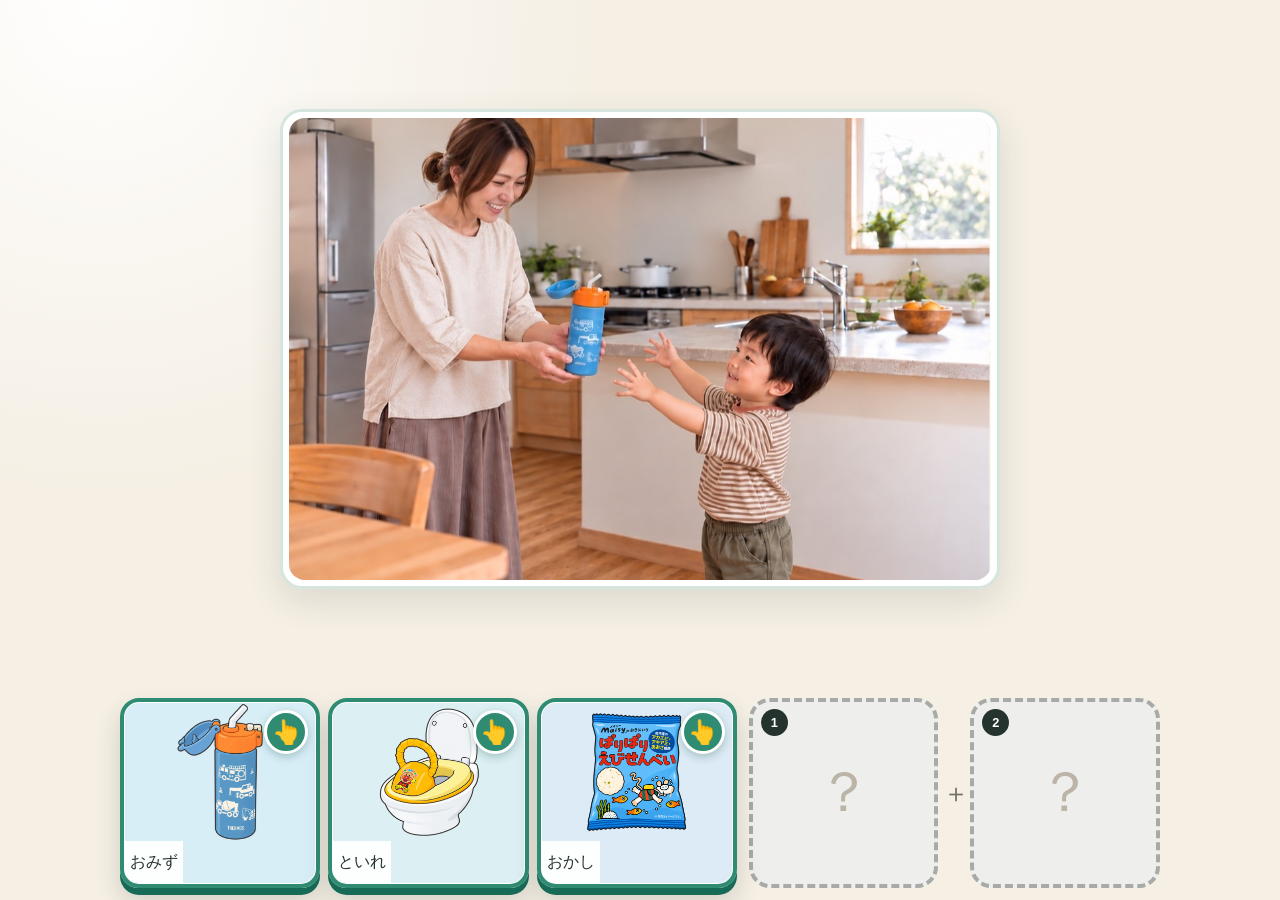
<file: index.html>
<!doctype html>
<html lang="ja">
  <head>
    <meta charset="UTF-8" />
    <meta name="viewport" content="width=device-width, initial-scale=1, minimum-scale=1, maximum-scale=1, user-scalable=no, viewport-fit=cover" />
    <meta name="theme-color" content="#f5efe4" />
    <meta name="apple-mobile-web-app-capable" content="yes" />
    <meta name="apple-mobile-web-app-status-bar-style" content="default" />
    <meta name="apple-mobile-web-app-title" content="にごげーむ" />
    <meta name="format-detection" content="telephone=no" />
    <link rel="manifest" href="./manifest.webmanifest" />
    <link rel="icon" type="image/png" href="./icons/icon-192.png" />
    <link rel="apple-touch-icon" href="./icons/icon-180.png" />
    <link rel="stylesheet" href="./styles.css?v=68" />
    <title>にごげーむ</title>
  </head>
  <body>
    <div class="app-shell">
      <main>
        <section class="story-card" aria-labelledby="scene-description">
          <div id="scene-frame" class="scene-frame">
            <img id="scene-image" class="scene-image" src="" alt="" />
          </div>
          <p id="scene-description" class="visually-hidden"></p>
        </section>

        <section class="sentence-area">
          <div class="sentence-strip" aria-label="選んだ二つのカード">
            <div id="first-slot" class="word-slot empty">
              <span class="slot-number">1</span><span class="slot-placeholder" aria-hidden="true">？</span>
            </div>
            <span class="sentence-arrow" aria-hidden="true">＋</span>
            <div id="second-slot" class="word-slot empty">
              <span class="slot-number">2</span><span class="slot-placeholder" aria-hidden="true">？</span>
            </div>
          </div>
        </section>

        <section id="choices-area" class="choices-area" aria-labelledby="choice-title">
          <p id="choice-title" class="choice-title"><span aria-hidden="true">1　👇</span></p>
          <div id="choice-grid" class="choice-grid"></div>
        </section>

      </main>
    </div>

    <div id="celebration" class="celebration" hidden aria-live="assertive" aria-atomic="true">
      <div class="confetti" aria-hidden="true">
        <i></i><i></i><i></i><i></i><i></i><i></i><i></i><i></i>
        <i></i><i></i><i></i><i></i><i></i><i></i><i></i><i></i>
      </div>
    </div>
    <div id="toast" class="toast" role="status" aria-live="polite" hidden></div>
    <script src="./app.js?v=68" defer></script>
  </body>
</html>
</file>
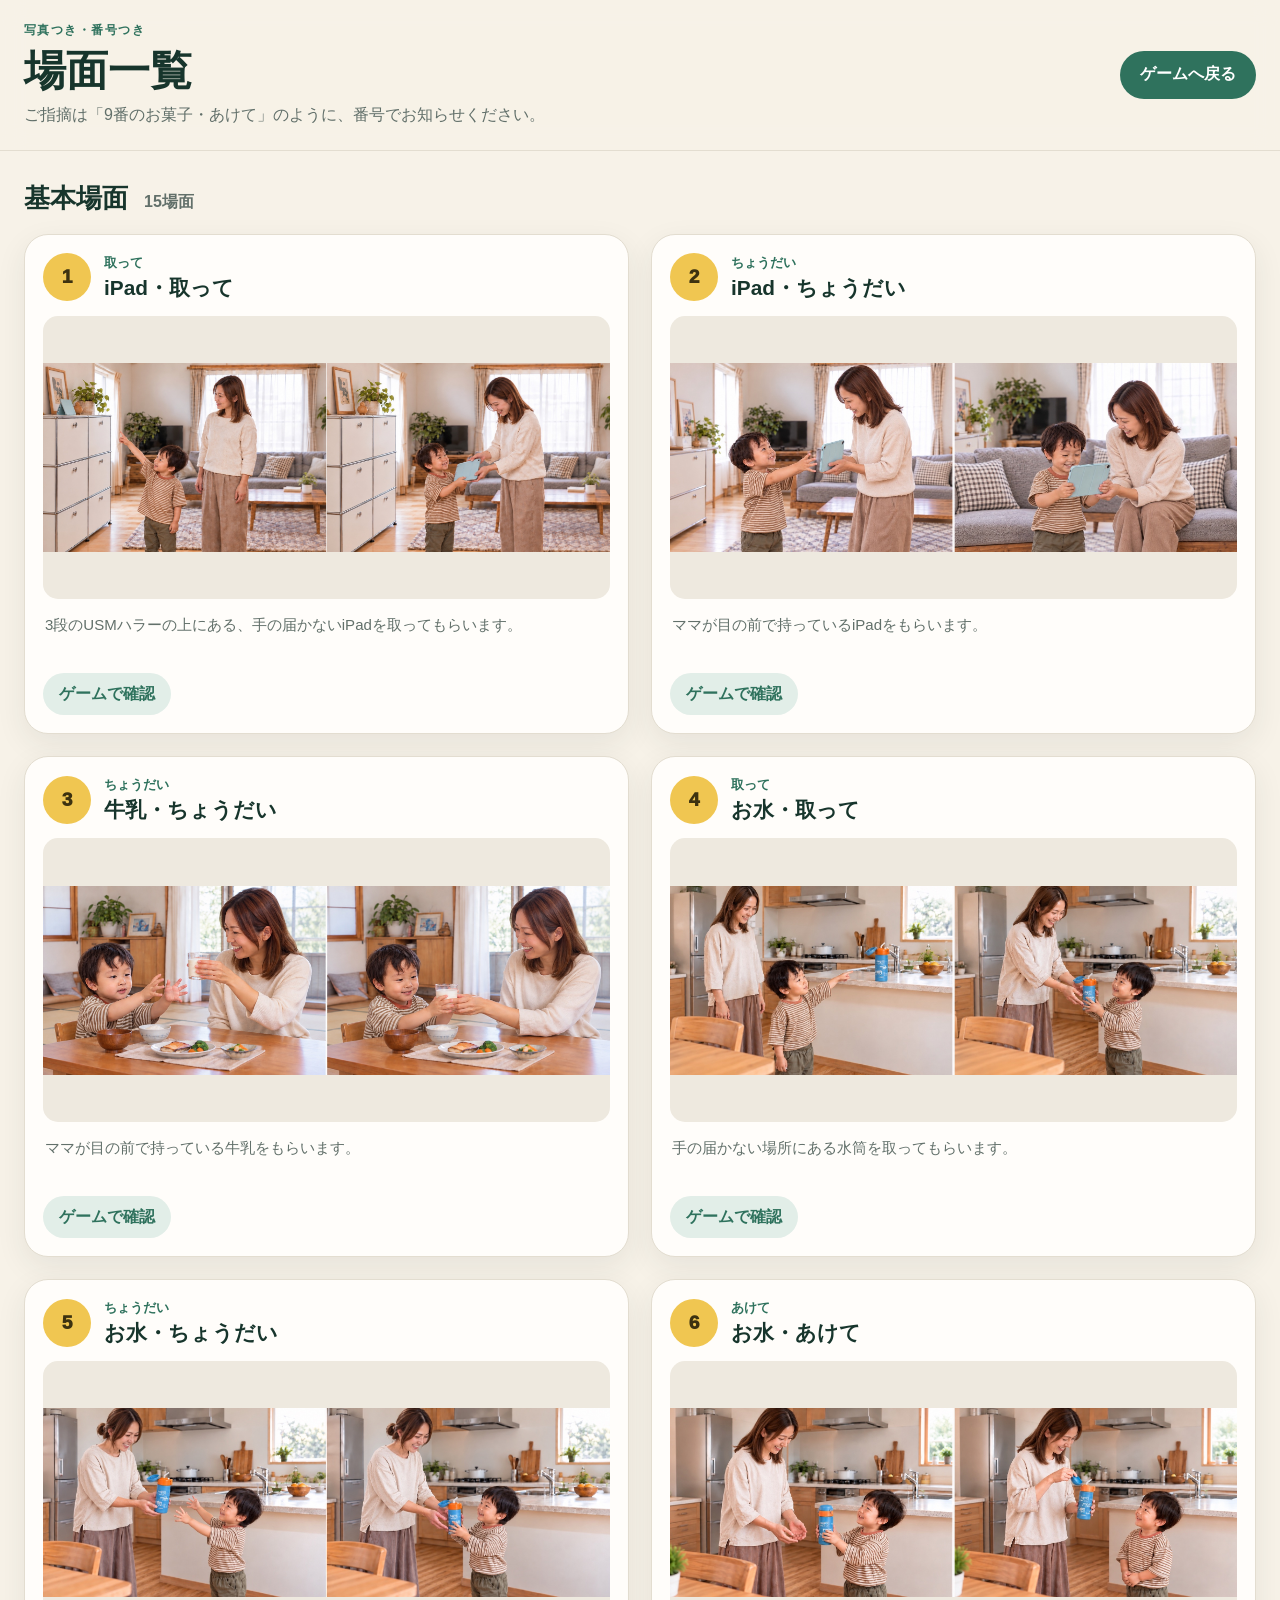
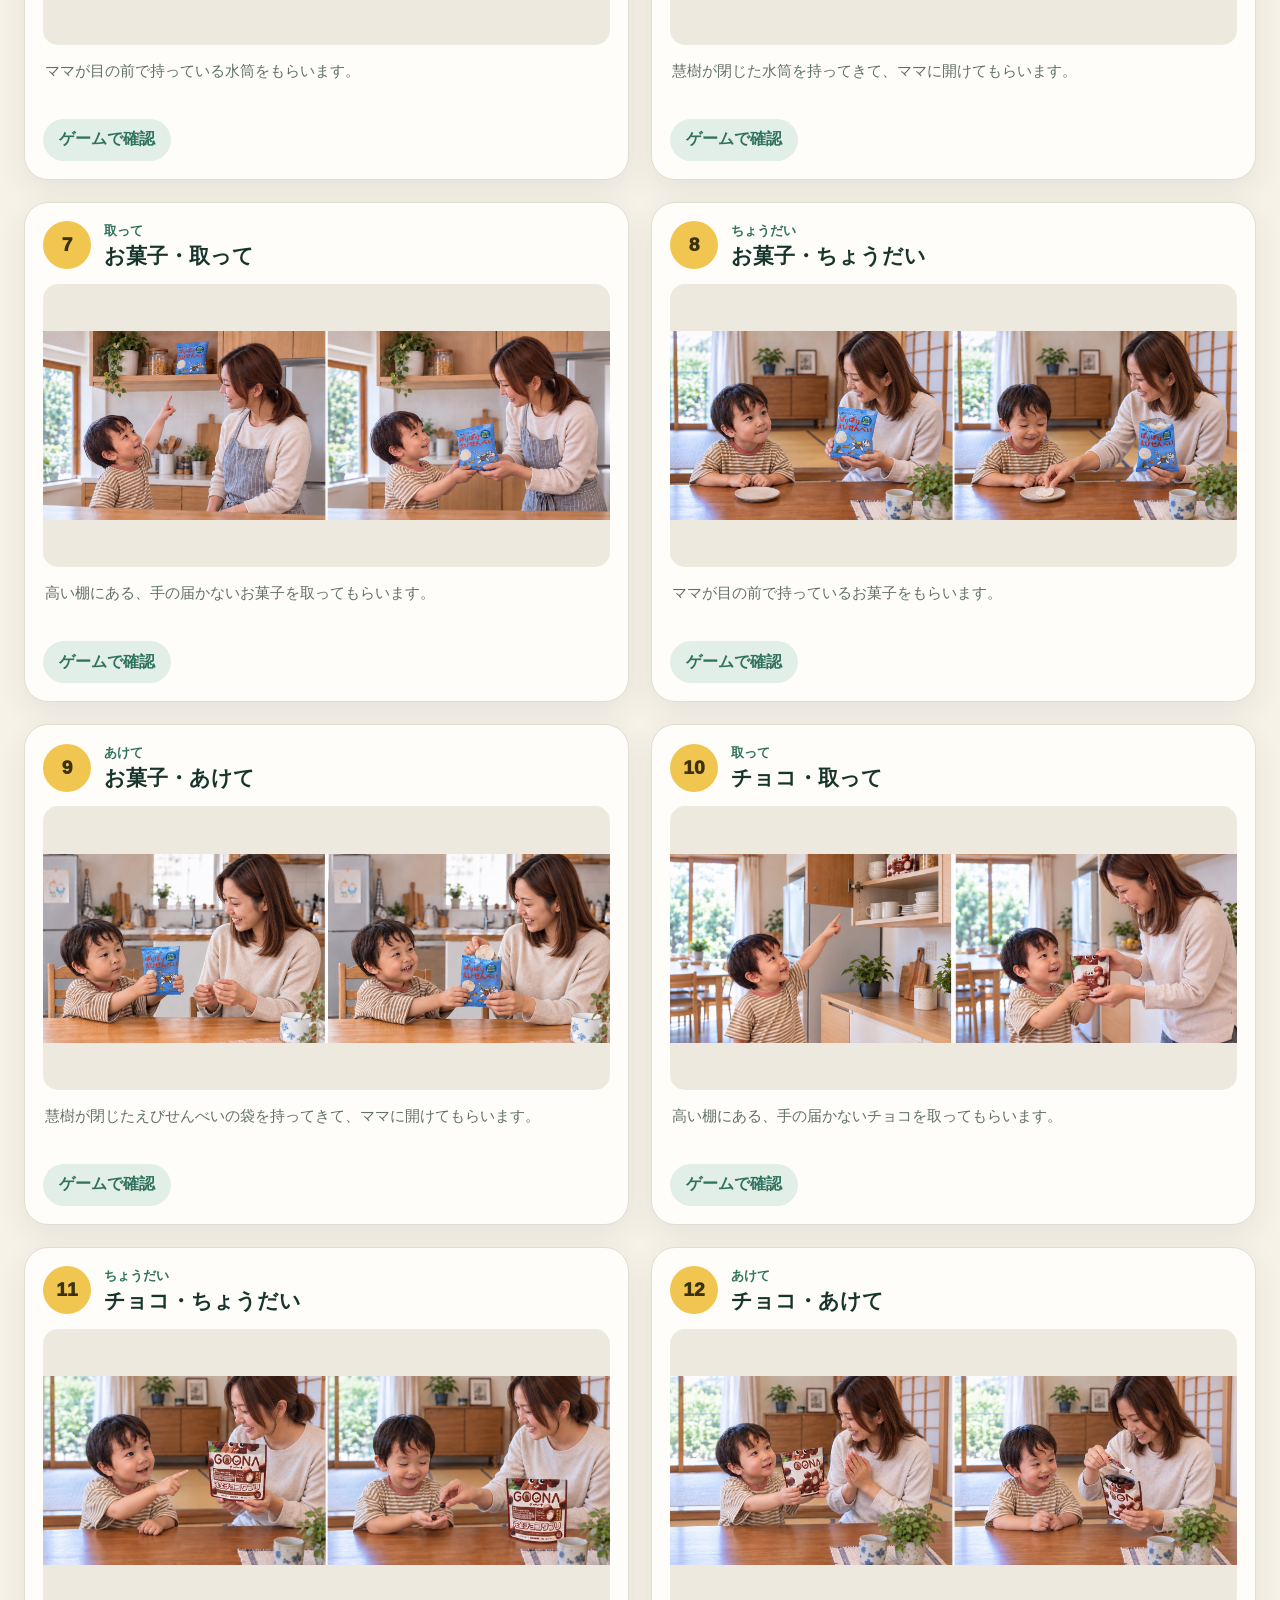
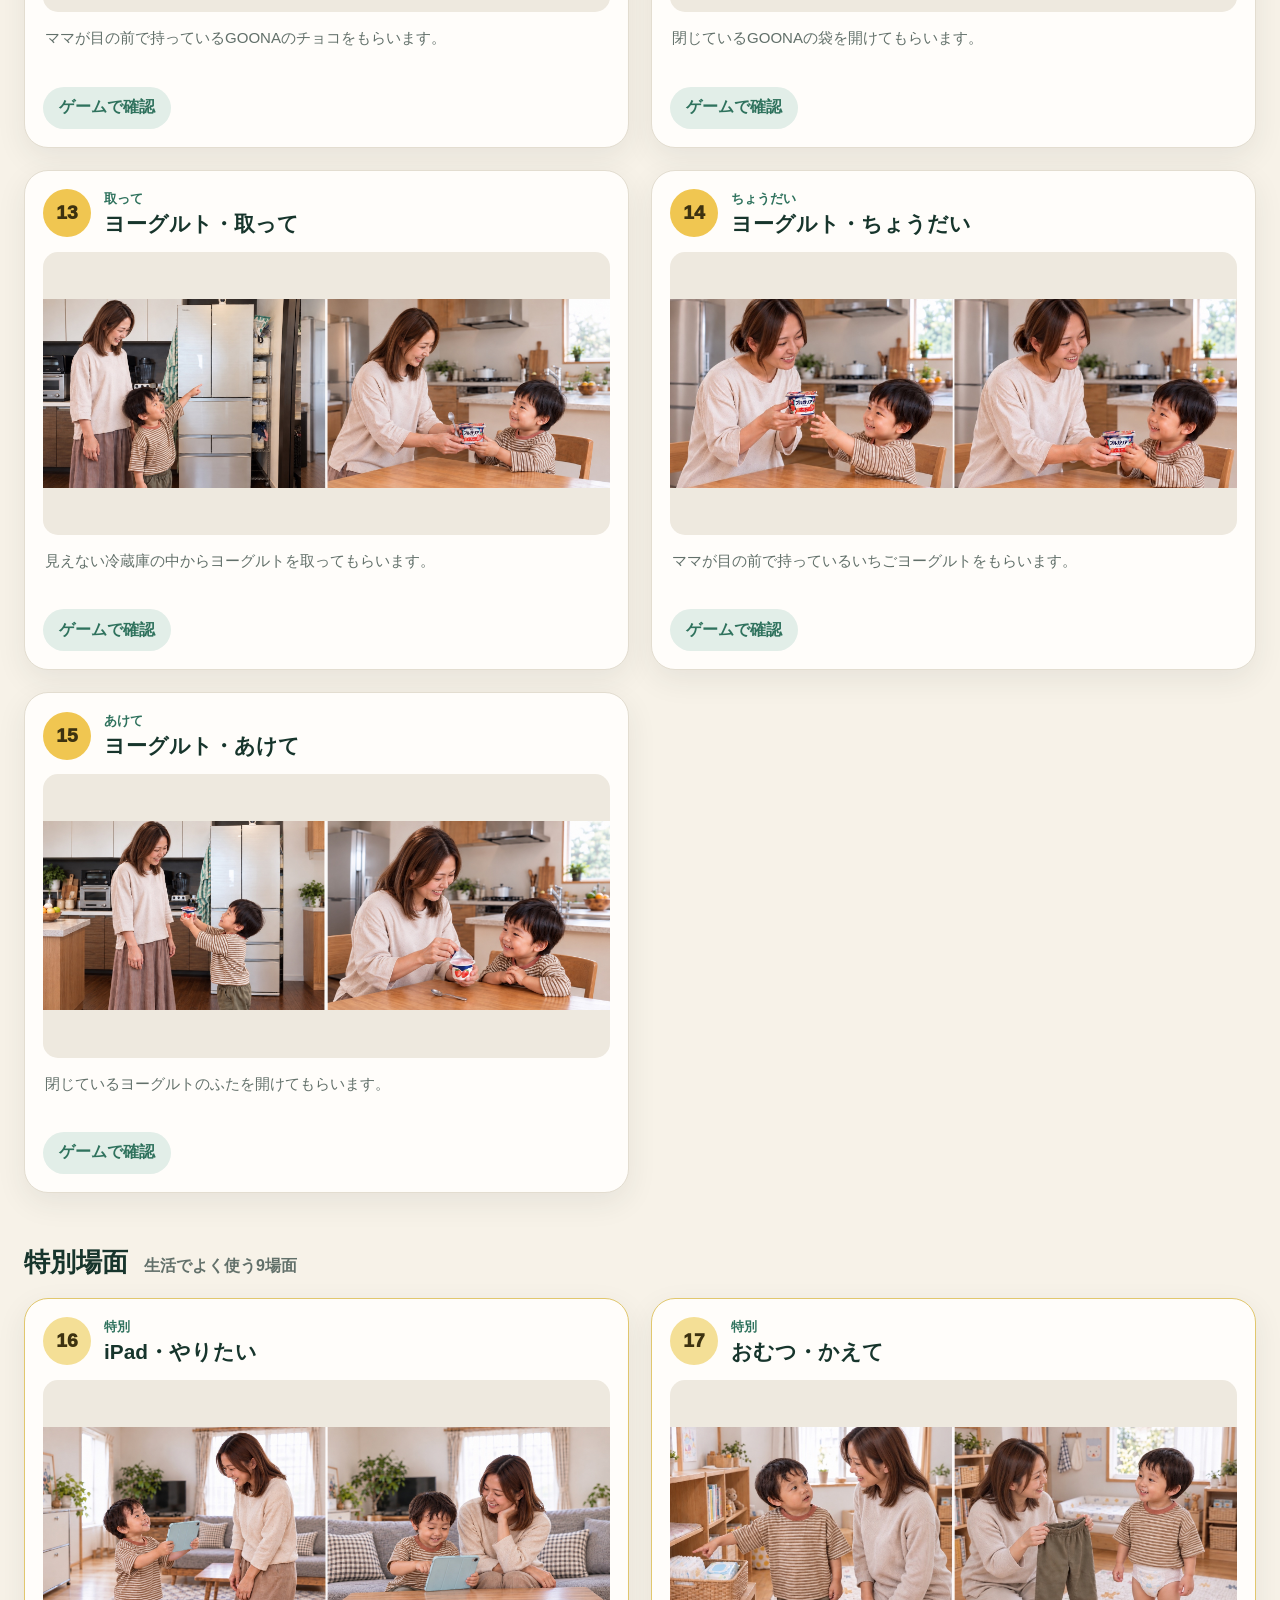
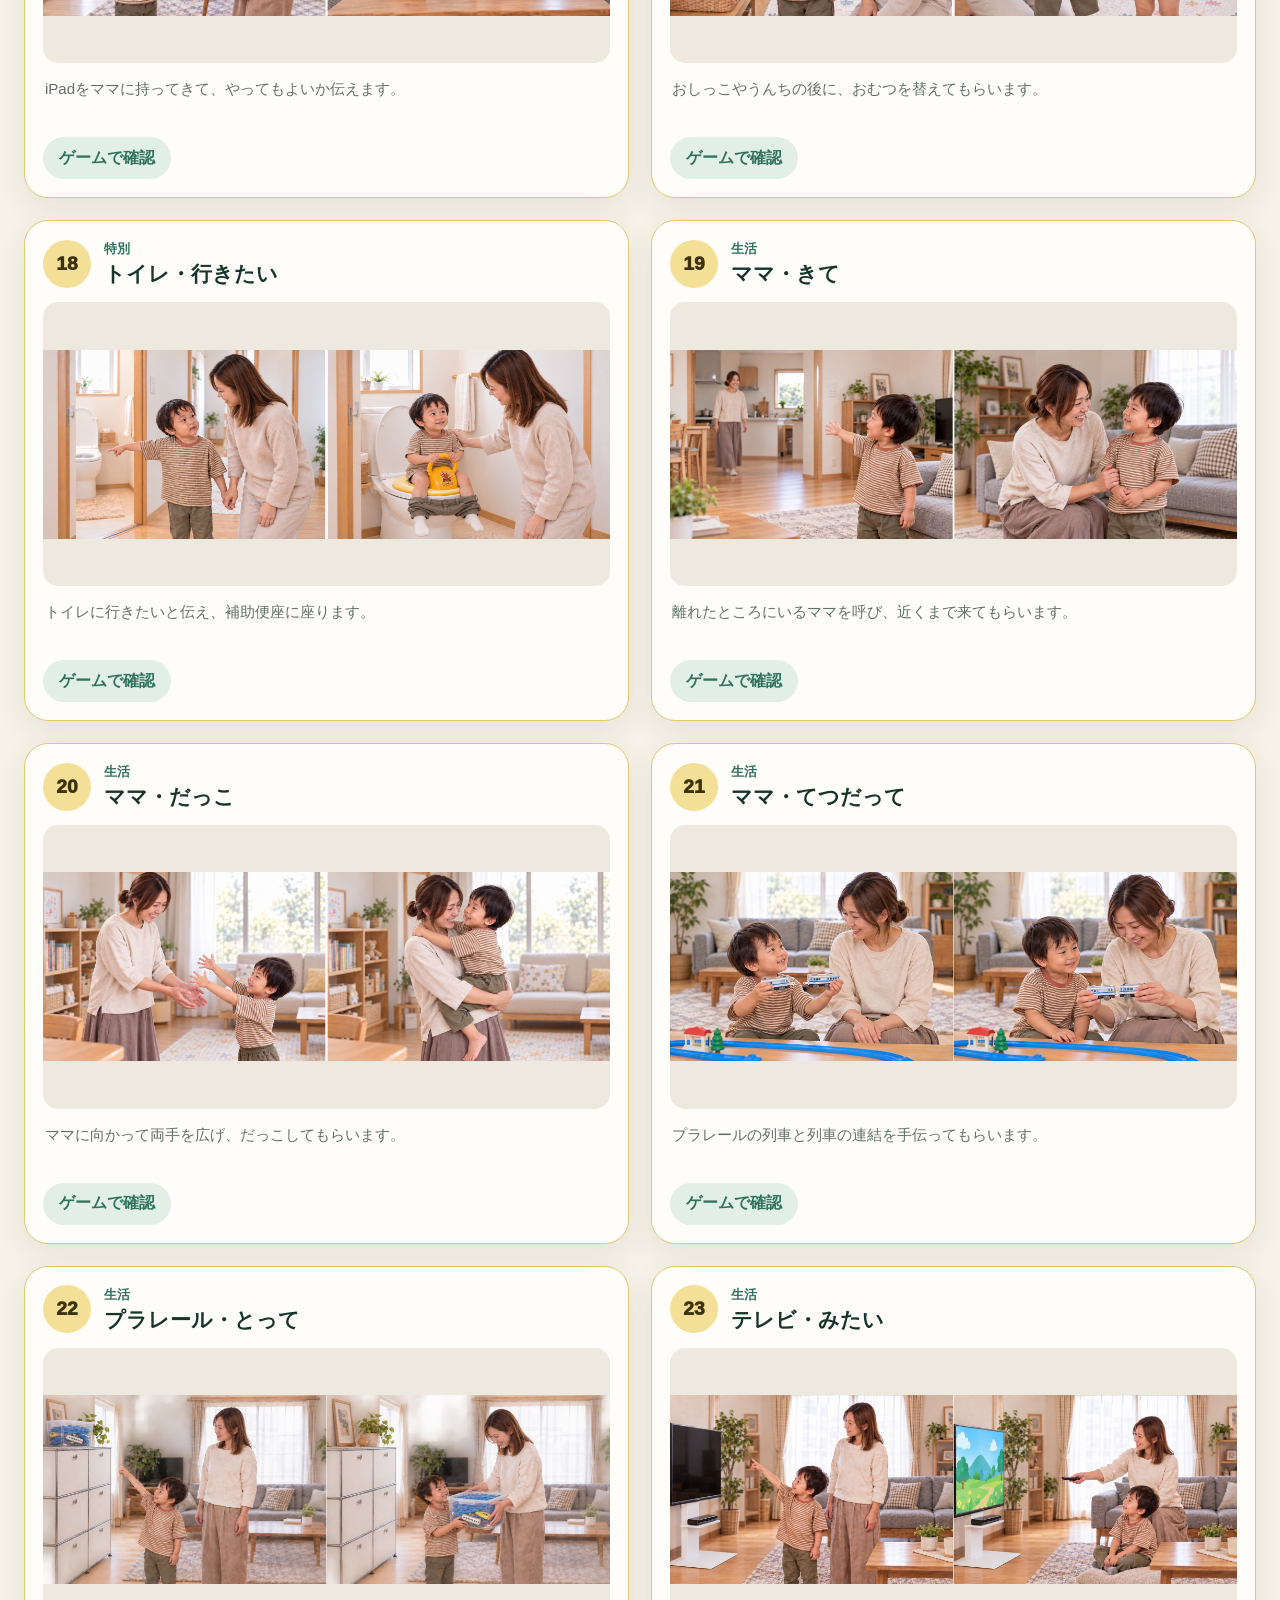
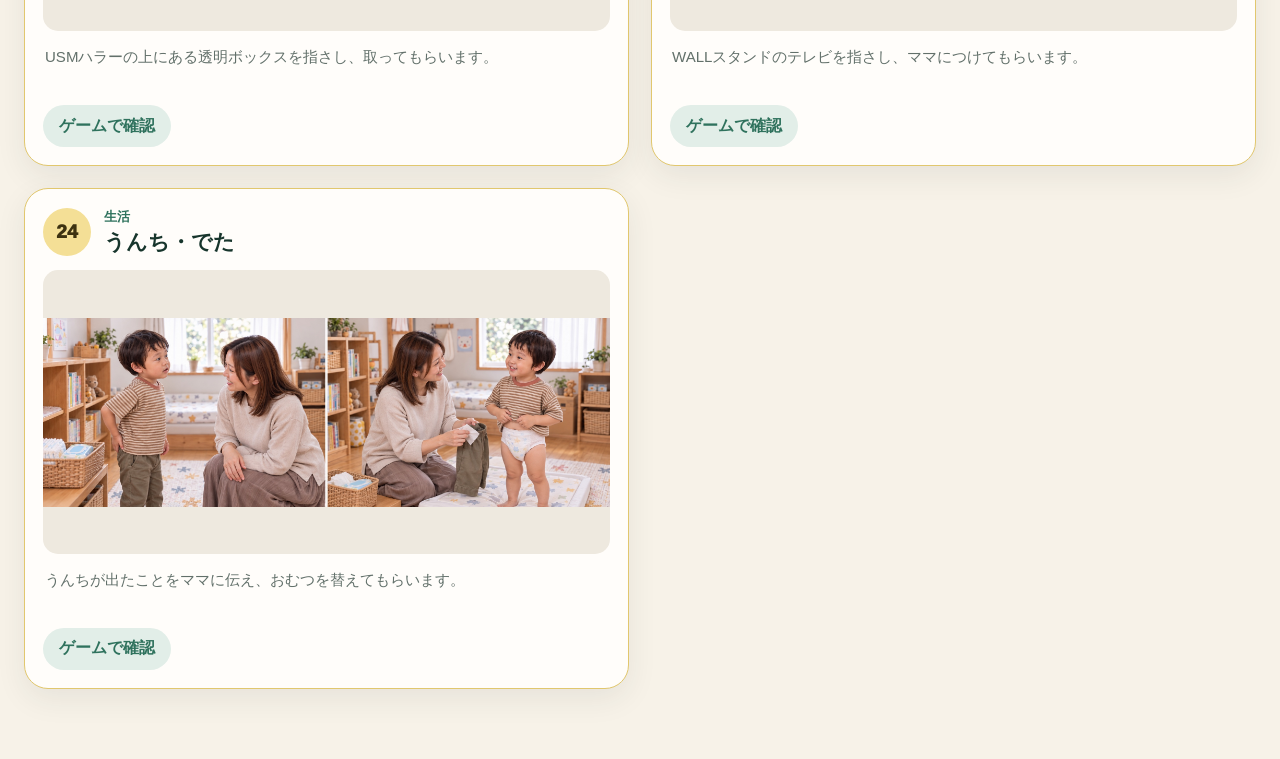
<file: scene-list.html>
<!doctype html>
<html lang="ja">
  <head>
    <meta charset="UTF-8" />
    <meta name="viewport" content="width=device-width, initial-scale=1" />
    <meta name="theme-color" content="#f5efe4" />
    <link rel="icon" type="image/png" href="./icons/icon-192.png" />
    <link rel="stylesheet" href="./scene-list.css?v=66" />
    <title>シーン一覧｜にごげーむ</title>
  </head>
  <body>
    <header class="review-header">
      <div>
        <p class="eyebrow">写真つき・番号つき</p>
        <h1>場面一覧</h1>
        <p class="lead">ご指摘は「9番のお菓子・あけて」のように、番号でお知らせください。</p>
      </div>
      <a class="back-link" href="./index.html?v=66">ゲームへ戻る</a>
    </header>

    <main>
      <section aria-labelledby="basic-scenes">
        <div class="section-heading">
          <h2 id="basic-scenes">基本場面</h2>
          <span>15場面</span>
        </div>
        <div id="basic-grid" class="scene-grid"></div>
      </section>

      <section aria-labelledby="special-scenes">
        <div class="section-heading special-heading">
          <h2 id="special-scenes">特別場面</h2>
          <span>生活でよく使う9場面</span>
        </div>
        <div id="special-grid" class="scene-grid"></div>
      </section>
    </main>

    <script src="./scene-list.js?v=66"></script>
  </body>
</html>
</file>
<file: styles.css>
:root {
  --app-height: 100svh;
  color-scheme: light;
  --ink: #25332e;
  --muted: #68736e;
  --paper: #fffdf8;
  --cream: #f5efe4;
  --line: #ddd5c7;
  --green: #276b5a;
  --green-dark: #174f43;
  --yellow: #f5cd51;
  --shadow: 0 12px 34px rgba(41, 55, 49, 0.12);
  font-family: -apple-system, BlinkMacSystemFont, "Hiragino Sans", "Yu Gothic", sans-serif;
  font-synthesis: none;
}

* { box-sizing: border-box; }
[hidden] { display: none !important; }

html,
body {
  min-height: 100%;
  margin: 0;
  background: var(--cream);
  color: var(--ink);
  -webkit-tap-highlight-color: transparent;
}

body {
  min-height: 100svh;
  background:
    radial-gradient(circle at 8% 0%, rgba(255, 255, 255, 0.96), transparent 34%),
    var(--cream);
}

button,
input { font: inherit; }
button { color: inherit; }
h1,
h2,
h3,
p { margin-top: 0; }

.app-shell {
  width: min(1160px, 100%);
  min-height: 100svh;
  margin: 0 auto;
  padding: max(18px, env(safe-area-inset-top)) max(24px, env(safe-area-inset-right)) max(28px, env(safe-area-inset-bottom)) max(24px, env(safe-area-inset-left));
  touch-action: none;
}

.settings-header {
  display: flex;
  align-items: center;
  justify-content: space-between;
  gap: 16px;
}

.eyebrow {
  margin: 0 0 5px;
  color: var(--green);
  font-size: 0.82rem;
  font-weight: 900;
  letter-spacing: 0.08em;
}

h1 {
  margin-bottom: 0;
  font-size: clamp(1.5rem, 3vw, 2.3rem);
}

.adult-button,
.reset-button,
.close-button,
.secondary-button {
  border: 0;
  border-radius: 17px;
  cursor: pointer;
  font-weight: 900;
  touch-action: manipulation;
}

.adult-button {
  display: flex;
  min-height: 52px;
  align-items: center;
  gap: 7px;
  padding: 0 17px;
  border: 1px solid var(--line);
  background: rgba(255, 255, 255, 0.86);
}

main { padding-top: 0; }

.story-card {
  width: min(760px, 100%);
  margin: 0 auto 18px;
  padding: 10px;
  border: 3px solid #d7e5df;
  border-radius: 30px;
  background: #fff;
  box-shadow: var(--shadow);
}

.scene-frame {
  position: relative;
  width: 100%;
  aspect-ratio: 3 / 2;
  overflow: hidden;
  border-radius: 21px;
  background: #eae6dc;
}

.scene-image {
  display: block;
  width: 200%;
  max-width: none;
  height: 100%;
  object-fit: cover;
  transform: translateX(0);
  transition: transform 750ms cubic-bezier(.2, .75, .25, 1);
}

.scene-frame.show-result .scene-image { transform: translateX(-50%); }

.result-badge {
  position: absolute;
  top: 14px;
  right: 14px;
  padding: 9px 15px;
  border: 4px solid #fff;
  border-radius: 999px;
  background: var(--yellow);
  font-size: 1.05rem;
  font-weight: 950;
  box-shadow: 0 6px 18px rgba(66, 54, 19, 0.2);
  animation: badge-pop 600ms ease-out both;
}

.sentence-area {
  width: min(900px, 100%);
  margin: 0 auto;
  padding: 15px 20px 20px;
  border-radius: 26px;
  background: #fff;
  box-shadow: var(--shadow);
}

.sentence-strip {
  display: grid;
  grid-template-columns: 1fr 42px 1fr;
  align-items: center;
  gap: 12px;
}

.word-slot {
  position: relative;
  display: grid;
  min-height: 118px;
  grid-template-columns: minmax(70px, 40%) 1fr;
  align-items: center;
  gap: 10px;
  overflow: hidden;
  padding: 10px;
  border: 4px solid #a7aaa6;
  border-radius: 21px;
  background: var(--slot-color, #eeefec);
  box-shadow: none;
  cursor: default;
  pointer-events: none;
}

.word-slot.empty {
  display: grid;
  place-items: center;
  border: 4px dashed #a7aaa6;
  background: #eeefec;
}

.word-slot.speaking {
  box-shadow: 0 0 0 8px rgba(245, 205, 81, 0.65);
  transform: scale(1.015);
}

.slot-number {
  position: absolute;
  top: 7px;
  left: 8px;
  display: grid;
  width: 27px;
  height: 27px;
  place-items: center;
  border-radius: 50%;
  background: var(--ink);
  color: #fff;
  font-size: 0.8rem;
  font-weight: 900;
}

.slot-placeholder {
  color: #bbb4a7;
  font-size: 3.5rem;
  font-weight: 950;
}

.slot-emoji {
  display: grid;
  min-height: 88px;
  place-items: center;
  border-radius: 15px;
  background: rgba(255, 255, 255, 0.82);
  font-size: clamp(3.2rem, 7vw, 5rem);
}

.slot-word {
  font-size: clamp(1.3rem, 3vw, 2rem);
  font-weight: 950;
  line-height: 1;
  text-align: center;
  white-space: nowrap;
}

.slot-word.long-word { font-size: clamp(1rem, 2.3vw, 1.55rem); }

.sentence-arrow {
  color: #746e64;
  font-size: 2rem;
  font-weight: 950;
  text-align: center;
}

.choices-area {
  width: min(960px, 100%);
  margin: 18px auto 0;
}

.choice-title {
  min-height: 50px;
  margin: 0 0 10px;
  text-align: center;
}

.choice-step {
  display: inline-grid;
  width: 46px;
  height: 46px;
  place-items: center;
  border-radius: 50%;
  background: var(--green);
  color: #fff;
  font-size: 1.5rem;
  font-weight: 950;
}

.choice-hand {
  display: inline-block;
  margin-left: 10px;
  font-size: 2.4rem;
  animation: hand-bob 1s ease-in-out infinite;
}

.finished-symbol {
  display: inline-block;
  padding: 7px 20px;
  border-radius: 999px;
  background: rgba(255, 255, 255, 0.75);
  font-size: 1.65rem;
}

.choice-grid {
  display: grid;
  grid-template-columns: repeat(3, minmax(0, 1fr));
  gap: 16px;
}

.picture-card {
  position: relative;
  display: flex;
  min-height: 172px;
  flex-direction: column;
  overflow: hidden;
  padding: 0;
  border: 5px solid #fff;
  outline: 4px solid #2f8b72;
  outline-offset: -4px;
  border-radius: 26px;
  background: var(--card-color);
  box-shadow: 0 7px 0 #176a56, 0 13px 24px rgba(41, 55, 49, 0.18);
  cursor: pointer;
  touch-action: manipulation;
  transition: transform 130ms ease, opacity 130ms ease, border-color 130ms ease, box-shadow 130ms ease;
}

.picture-card::before {
  position: absolute;
  z-index: 2;
  top: 7px;
  right: 7px;
  display: grid;
  width: 38px;
  height: 38px;
  place-items: center;
  border: 3px solid #fff;
  border-radius: 50%;
  background: #2f8b72;
  content: "👆";
  font-size: 1.45rem;
  box-shadow: 0 3px 8px rgba(23, 79, 67, 0.28);
}

.picture-card:active {
  transform: translateY(5px) scale(0.98);
  box-shadow: 0 2px 0 #176a56, 0 5px 12px rgba(41, 55, 49, 0.14);
}

.card-emoji {
  display: grid;
  min-height: 120px;
  flex: 1;
  place-items: center;
  font-size: clamp(4.3rem, 9vw, 6.5rem);
}

.card-picture {
  box-sizing: border-box;
  width: 100%;
  max-width: none;
  height: auto;
  aspect-ratio: 1 / 1;
  flex: 0 0 auto;
  margin: auto;
  padding: 8%;
  object-fit: contain;
}

/* The source illustrations have different amounts of transparent margin. */
.card-picture[data-card-id="ipad"] { transform: scale(1.35); }
.card-picture[data-card-id="bottle"] { transform: scale(1.12); }
.card-picture[data-card-id="milk"] { transform: scale(1.55); }
.card-picture[data-card-id="yogurt"] { transform: scale(1.14); }
.card-picture[data-card-id="diaper"] { transform: scale(1.45); }
.card-picture[data-card-id="please"] { transform: scale(1.3); }
.card-picture[data-card-id="more"],
.card-picture[data-card-id="go"] { transform: scale(1.14); }
.card-picture[data-card-id="mom"] { transform: scale(1.16); }
.card-picture[data-card-id="poop"] { transform: scale(1.22); }
.card-picture[data-card-id="come"],
.card-picture[data-card-id="hug"],
.card-picture[data-card-id="help"],
.card-picture[data-card-id="watch"],
.card-picture[data-card-id="cameout"] { transform: scale(1.05); }

.slot-emoji.card-picture {
  width: min(100%, 118px);
  height: 88px;
  padding: 5px;
}

.card-word {
  display: flex;
  height: 52px;
  min-height: 52px;
  align-items: center;
  justify-content: center;
  padding: 5px 8px;
  overflow: hidden;
  background: rgba(255, 255, 255, 0.94);
  font-size: clamp(1rem, 2.2vw, 1.45rem);
  font-weight: 950;
  line-height: 1;
  text-align: center;
  white-space: nowrap;
}

.card-word.long-word {
  font-size: clamp(0.78rem, 1.7vw, 1.08rem);
  letter-spacing: -0.04em;
}

.picture-card.try-again {
  border-color: #e39b67;
  animation: shake 420ms ease;
}

.picture-card.chosen {
  border-color: var(--yellow);
  animation: chosen-pop 340ms ease-out both;
}

.picture-card.hint-card {
  border-color: var(--yellow);
  animation: hint-glow 1.15s ease-in-out infinite;
}

.picture-card.hint-card::after {
  position: absolute;
  right: 7px;
  bottom: 7px;
  content: "👆";
  font-size: 3rem;
  animation: hand-bob 1s ease-in-out infinite;
}

.outcome-panel {
  display: flex;
  width: min(900px, 100%);
  align-items: center;
  justify-content: space-between;
  gap: 12px;
  margin: 18px auto 0;
  padding: 14px 16px;
  border: 3px solid #ead170;
  border-radius: 24px;
  background: #fff8d8;
  box-shadow: var(--shadow);
}

.outcome-copy {
  display: flex;
  align-items: center;
  gap: 12px;
}

.outcome-icon { font-size: 2.8rem; }
.outcome-copy small,
.outcome-copy strong { display: block; }
.outcome-copy small { color: #71694e; font-weight: 800; }
.outcome-copy strong { margin-top: 2px; font-size: clamp(1.35rem, 3vw, 2rem); }

.auto-next {
  display: flex;
  align-items: center;
  justify-content: flex-end;
  gap: 6px;
  min-width: 110px;
  color: var(--green);
}

.auto-next span {
  color: #91b7ac;
  font-size: 0.72rem;
  animation: next-dot 1.1s ease-in-out infinite;
}

.auto-next span:nth-child(2) { animation-delay: 0.16s; }
.auto-next span:nth-child(3) { animation-delay: 0.32s; }
.auto-next b { margin-left: 7px; font-size: 1.6rem; }

.partner-cue {
  display: flex;
  width: min(900px, 100%);
  margin: 16px auto 0;
  align-items: center;
  justify-content: space-between;
  gap: 14px;
  padding: 11px 15px;
  border-radius: 14px;
  background: rgba(255, 255, 255, 0.58);
  color: #666d69;
  font-size: 0.8rem;
  line-height: 1.6;
}

.partner-cue p {
  flex: 1;
  margin: 0;
}

.settings-dialog {
  width: min(680px, calc(100% - 24px));
  max-height: calc(100svh - 24px);
  padding: 0;
  overflow: hidden;
  border: 0;
  border-radius: 28px;
  background: var(--paper);
  box-shadow: 0 20px 80px rgba(26, 37, 33, 0.3);
}

.settings-dialog::backdrop {
  background: rgba(31, 43, 39, 0.55);
  backdrop-filter: blur(4px);
}

.settings-shell {
  display: flex;
  max-height: calc(100svh - 24px);
  flex-direction: column;
}

.settings-header {
  padding: 21px 23px 17px;
  border-bottom: 1px solid var(--line);
  background: #fff;
}

.settings-header h2 { margin-bottom: 0; }

.close-button {
  width: 52px;
  height: 52px;
  background: #eeeae2;
  font-size: 2rem;
}

.settings-content {
  overflow-y: auto;
  padding: 23px;
}

.settings-section + .settings-section {
  margin-top: 26px;
  padding-top: 26px;
  border-top: 1px solid var(--line);
}

.settings-section h3 { margin-bottom: 14px; }

.field {
  display: grid;
  gap: 8px;
  margin-bottom: 18px;
  font-weight: 800;
}

.field input[type="text"] {
  min-height: 54px;
  padding: 0 15px;
  border: 2px solid var(--line);
  border-radius: 14px;
}

.range-field input { width: 100%; accent-color: var(--green); }

.toggle-field {
  display: flex;
  align-items: center;
  gap: 12px;
  margin-bottom: 19px;
  font-weight: 800;
}

.toggle-field input { width: 25px; height: 25px; accent-color: var(--green); }

.secondary-button {
  min-height: 48px;
  padding: 0 18px;
  background: #ebe7de;
}

.scene-list-link {
  display: inline-flex;
  align-items: center;
  justify-content: center;
  margin-bottom: 12px;
  color: var(--ink);
  text-decoration: none;
}

.scene-list,
.guidance-section ol { line-height: 1.8; }

.note {
  color: var(--muted);
  font-size: 0.85rem;
  line-height: 1.65;
}

.visually-hidden {
  position: absolute !important;
  width: 1px !important;
  height: 1px !important;
  padding: 0 !important;
  overflow: hidden !important;
  clip: rect(0, 0, 0, 0) !important;
  white-space: nowrap !important;
  border: 0 !important;
}

.toast {
  position: fixed;
  z-index: 40;
  right: 20px;
  bottom: max(20px, env(safe-area-inset-bottom));
  left: 20px;
  width: fit-content;
  margin: 0 auto;
  padding: 14px 20px;
  border-radius: 16px;
  background: #25312d;
  color: #fff;
  font-weight: 900;
}

.celebration {
  position: fixed;
  z-index: 30;
  inset: 0;
  display: flex;
  align-items: center;
  justify-content: center;
  gap: clamp(18px, 5vw, 70px);
  overflow: hidden;
  pointer-events: none;
}

.celebration::before {
  position: absolute;
  inset: 0;
  background: radial-gradient(circle, rgba(255, 250, 213, 0.9), rgba(255, 255, 255, 0) 64%);
  content: "";
  animation: celebration-glow 1.35s ease-out both;
}

.celebration-message {
  position: relative;
  z-index: 2;
  padding: 18px 32px 22px;
  border: 5px solid #fff;
  border-radius: 28px;
  background: var(--yellow);
  font-size: clamp(2.4rem, 8vw, 5.5rem);
  font-weight: 950;
  box-shadow: 0 18px 50px rgba(74, 57, 7, 0.2);
  animation: correct-pop 1.3s ease-out both;
}

.confetti { position: absolute; inset: 0; }
.confetti i {
  position: absolute;
  top: -10%;
  left: var(--x);
  width: 13px;
  height: 28px;
  border-radius: 4px;
  background: var(--color);
  animation: confetti-fall var(--duration) ease-out var(--delay) both;
}
.confetti i:nth-child(1) { --x: 8%; --color: #e76868; --duration: 1.2s; --delay: .03s; }
.confetti i:nth-child(2) { --x: 15%; --color: #4cae8d; --duration: 1.35s; --delay: .12s; }
.confetti i:nth-child(3) { --x: 23%; --color: #638fd5; --duration: 1.15s; --delay: .2s; }
.confetti i:nth-child(4) { --x: 31%; --color: #f0b83d; --duration: 1.4s; --delay: .05s; }
.confetti i:nth-child(5) { --x: 39%; --color: #a979ce; --duration: 1.25s; --delay: .16s; }
.confetti i:nth-child(6) { --x: 47%; --color: #e76868; --duration: 1.38s; --delay: .08s; }
.confetti i:nth-child(7) { --x: 55%; --color: #4cae8d; --duration: 1.18s; --delay: .22s; }
.confetti i:nth-child(8) { --x: 63%; --color: #638fd5; --duration: 1.32s; --delay: .02s; }
.confetti i:nth-child(9) { --x: 71%; --color: #f0b83d; --duration: 1.22s; --delay: .13s; }
.confetti i:nth-child(10) { --x: 79%; --color: #a979ce; --duration: 1.42s; --delay: .06s; }
.confetti i:nth-child(11) { --x: 87%; --color: #e76868; --duration: 1.2s; --delay: .18s; }
.confetti i:nth-child(12) { --x: 94%; --color: #4cae8d; --duration: 1.34s; --delay: .1s; }
.confetti i:nth-child(13) { --x: 12%; --color: #638fd5; --duration: 1.4s; --delay: .26s; }
.confetti i:nth-child(14) { --x: 35%; --color: #f0b83d; --duration: 1.27s; --delay: .3s; }
.confetti i:nth-child(15) { --x: 68%; --color: #a979ce; --duration: 1.36s; --delay: .24s; }
.confetti i:nth-child(16) { --x: 90%; --color: #e76868; --duration: 1.18s; --delay: .32s; }

button:focus-visible,
input:focus-visible {
  outline: 4px solid #196fc5;
  outline-offset: 3px;
}

@keyframes active-dot {
  0%, 100% { transform: scale(1); }
  50% { transform: scale(1.2); }
}
@keyframes next-dot {
  0%, 100% { transform: translateY(0); opacity: 0.42; }
  50% { transform: translateY(-5px); opacity: 1; }
}
@keyframes hand-bob {
  0%, 100% { transform: translateY(4px); }
  50% { transform: translateY(-5px); }
}
@keyframes badge-pop {
  0% { transform: scale(0.4) rotate(-10deg); opacity: 0; }
  75% { transform: scale(1.1) rotate(3deg); opacity: 1; }
  100% { transform: scale(1); opacity: 1; }
}
@keyframes shake {
  0%, 100% { transform: translateX(0); }
  30% { transform: translateX(-8px); }
  65% { transform: translateX(8px); }
}
@keyframes chosen-pop {
  0% { transform: scale(1); }
  55% { transform: scale(1.08); }
  100% { transform: scale(0.98); }
}
@keyframes hint-glow {
  0%, 100% { box-shadow: var(--shadow), 0 0 0 0 rgba(245, 205, 81, 0.5); }
  50% { box-shadow: var(--shadow), 0 0 0 11px rgba(245, 205, 81, 0.16); }
}
@keyframes correct-pop {
  0% { transform: scale(0.45) rotate(-7deg); opacity: 0; }
  24% { transform: scale(1.12) rotate(3deg); opacity: 1; }
  75% { transform: scale(1); opacity: 1; }
  100% { transform: scale(0.96); opacity: 0; }
}
@keyframes confetti-fall {
  0% { transform: translateY(-5vh) rotate(0); opacity: 0; }
  12% { opacity: 1; }
  100% { transform: translateY(108vh) rotate(520deg); opacity: 0; }
}
@keyframes celebration-glow {
  0% { opacity: 0; }
  18% { opacity: 1; }
  100% { opacity: 0; }
}

@media (min-width: 900px) {
  main {
    display: grid;
    grid-template-columns: minmax(0, 1.12fr) minmax(430px, 0.88fr);
    grid-template-areas:
      "story sentence"
      "story choices";
    align-items: start;
    gap: 18px 20px;
  }

  .story-card {
    grid-area: story;
    width: 100%;
    margin: 0;
  }

  .sentence-area {
    grid-area: sentence;
    width: 100%;
    margin: 0;
  }

  .choices-area {
    grid-area: choices;
    width: 100%;
    margin: 0;
  }

  .outcome-panel {
    grid-area: outcome;
    margin-top: 0;
  }

  .partner-cue {
    grid-area: cue;
    margin-top: 0;
  }

  .word-slot {
    min-height: 104px;
    grid-template-columns: 1fr;
  }

  .slot-emoji { min-height: 62px; font-size: 3rem; }
  .slot-word { font-size: 1.05rem; }
  .picture-card { min-height: 160px; }
  .card-emoji { min-height: 112px; }
}

@media (max-width: 760px) {
  .app-shell { padding-right: 14px; padding-left: 14px; }
  .adult-button { min-height: 48px; padding: 0 12px; }
  main { padding-top: 0; }
  .story-card { padding: 7px; border-radius: 23px; }
  .scene-frame { border-radius: 17px; }
  .sentence-area { padding: 13px; }
  .word-slot { min-height: 96px; grid-template-columns: 1fr; }
  .slot-emoji { min-height: 58px; font-size: 2.8rem; }
  .slot-word { font-size: 1rem; }
  .sentence-strip { grid-template-columns: 1fr 30px 1fr; gap: 7px; }
  .sentence-arrow { font-size: 1.5rem; }
  .choice-grid { gap: 9px; }
  .picture-card { min-height: 125px; border-width: 4px; border-radius: 20px; }
  .card-emoji { min-height: 87px; font-size: clamp(3rem, 15vw, 4.5rem); }
  .card-word { padding: 8px 4px 10px; font-size: 0.92rem; }
  .outcome-panel { align-items: center; }
  .auto-next { min-width: 82px; }
}

/* iPad portrait: keep the full activity visible without shrinking tap targets. */
@media (min-width: 600px) and (max-width: 899px) and (orientation: portrait) {
  .app-shell {
    width: 100%;
    padding: max(10px, env(safe-area-inset-top)) max(16px, env(safe-area-inset-right)) max(12px, env(safe-area-inset-bottom)) max(16px, env(safe-area-inset-left));
  }

  .story-card {
    width: min(600px, 100%);
    margin-bottom: 10px;
    padding: 6px;
    border-radius: 22px;
  }

  .scene-frame { border-radius: 16px; }

  .sentence-area {
    width: min(680px, 100%);
    padding: 9px 14px 11px;
    border-radius: 21px;
  }

  .word-slot {
    min-height: 88px;
    grid-template-columns: minmax(62px, 35%) 1fr;
    padding: 7px;
    border-radius: 18px;
  }

  .slot-emoji.card-picture {
    width: min(100%, 68px);
    height: 68px;
  }

  .slot-word { font-size: 1.05rem; }
  .choices-area { width: min(680px, 100%); margin-top: 10px; }
  .choice-title { min-height: 38px; margin-bottom: 5px; }
  .choice-step { width: 36px; height: 36px; font-size: 1.2rem; }
  .choice-hand { margin-left: 7px; font-size: 2rem; }
  .choice-grid { gap: 12px; }
  .picture-card { min-height: 145px; border-radius: 22px; }
  .card-picture { width: 100%; max-width: none; height: auto; padding: 8%; }
  .card-word { height: 48px; min-height: 48px; padding: 5px 6px; font-size: 1.05rem; }
  .card-word.long-word { font-size: 0.9rem; }

  .partner-cue {
    width: min(680px, 100%);
    margin-top: 10px;
    padding: 8px 12px;
    font-size: 0.7rem;
    line-height: 1.4;
  }

  .adult-button { min-height: 44px; }
}

/* iPad landscape: photo on the left, cards on the right, all above the fold. */
@media (min-width: 900px) and (orientation: landscape) and (max-height: 900px) {
  .app-shell {
    width: 100%;
    padding: max(10px, env(safe-area-inset-top)) max(16px, env(safe-area-inset-right)) max(12px, env(safe-area-inset-bottom)) max(16px, env(safe-area-inset-left));
  }

  main {
    grid-template-columns: minmax(0, 1.22fr) minmax(390px, 0.78fr);
    gap: 10px 14px;
  }

  .story-card { padding: 6px; border-radius: 22px; }
  .scene-frame { border-radius: 16px; }
  .sentence-area { padding: 9px 12px 11px; border-radius: 21px; }
  .sentence-strip { grid-template-columns: 1fr 30px 1fr; gap: 7px; }
  .word-slot { min-height: 82px; padding: 7px; border-radius: 18px; }
  .slot-emoji.card-picture { width: min(100%, 56px); height: 56px; }
  .choices-area { margin-top: 0; }
  .choice-title { min-height: 38px; margin-bottom: 5px; }
  .choice-step { width: 36px; height: 36px; font-size: 1.2rem; }
  .choice-hand { margin-left: 7px; font-size: 2rem; }
  .choice-grid { gap: 9px; }
  .picture-card { min-height: 140px; border-radius: 21px; }
  .card-picture { width: 100%; max-width: none; height: auto; padding: 8%; }
  .card-word { height: 46px; min-height: 46px; padding: 5px; font-size: 1rem; }
  .card-word.long-word { font-size: 0.84rem; }
  .partner-cue { padding: 7px 12px; font-size: 0.7rem; line-height: 1.35; }
  .adult-button { min-height: 44px; }
}

/* iPad game board: photo above, then three choices and two answer slots. */
@media (min-width: 600px) {
  html,
  body {
    width: 100%;
    height: var(--app-height);
    min-height: var(--app-height);
    overflow: hidden;
    overscroll-behavior: none;
  }

  .app-shell {
    height: var(--app-height);
    min-height: 0;
    overflow: hidden;
  }

  main {
    display: grid;
    width: min(1040px, 100%);
    margin: 0 auto;
    grid-template-columns: minmax(0, 3fr) minmax(0, 2fr);
    grid-template-areas:
      "story story"
      "choices sentence";
    align-items: stretch;
    gap: 10px 12px;
  }

  .story-card {
    grid-area: story;
    width: min(720px, 100%);
    margin: 0 auto;
    padding: 6px;
    border-radius: 22px;
  }

  .scene-frame { border-radius: 16px; }

  .choices-area {
    grid-area: choices;
    width: 100%;
    height: 100%;
    margin: 0;
  }

  .choice-title { display: none; }
  .choice-grid { height: 100%; gap: 8px; }

  .picture-card {
    height: 100%;
    min-height: 0;
    border-radius: 19px;
  }

  .card-picture {
    width: min(100%, 175px);
    max-width: 175px;
    height: 138px;
    aspect-ratio: auto;
    padding: 2%;
  }

  .card-word {
    height: 48px;
    min-height: 48px;
  }

  .sentence-area {
    grid-area: sentence;
    width: 100%;
    height: 100%;
    margin: 0;
    padding: 0;
    border-radius: 0;
    background: transparent;
    box-shadow: none;
  }

  .sentence-strip {
    height: 100%;
    grid-template-columns: minmax(0, 1fr) 22px minmax(0, 1fr);
    gap: 5px;
    align-items: stretch;
  }

  .word-slot {
    display: flex;
    height: 100%;
    min-height: 0;
    flex-direction: column;
    align-items: center;
    justify-content: space-between;
    gap: 0;
    padding: 0;
    border-radius: 21px;
  }

  .word-slot.empty {
    display: grid;
    height: 100%;
    min-height: 100%;
  }

  .slot-emoji.card-picture {
    width: min(100%, 175px);
    max-width: 175px;
    height: 138px;
    aspect-ratio: auto;
    flex: 0 0 auto;
    margin: auto;
    padding: 2%;
  }

  .slot-word {
    display: flex;
    width: 100%;
    height: 48px;
    min-height: 48px;
    align-items: center;
    justify-content: center;
    padding: 5px;
    background: rgba(255, 255, 255, 0.94);
    font-size: 1rem;
  }

  .slot-word.long-word { font-size: 0.84rem; }
  .sentence-arrow { align-self: center; font-size: 1.6rem; }

  .outcome-panel { grid-area: outcome; margin-top: 0; }
}

@media (min-width: 600px) and (max-width: 899px) and (orientation: portrait) {
  .story-card { width: 100%; }
}

@media (min-width: 768px) and (orientation: landscape) and (max-height: 900px) {
  main {
    height: 100%;
    min-height: 0;
    grid-template-columns: minmax(0, 3fr) minmax(0, 2fr);
    grid-template-rows: minmax(0, 1fr) clamp(150px, 27vh, 190px);
    grid-template-areas:
      "story story"
      "choices sentence";
    align-items: stretch;
    gap: 10px 12px;
  }

  .story-card {
    width: min(720px, 100%);
    height: min(100%, 480px);
    align-self: center;
    margin: 0 auto;
  }

  .scene-frame {
    height: 100%;
    aspect-ratio: auto;
  }

  .sentence-area,
  .sentence-strip,
  .choices-area,
  .choice-grid { min-height: 0; }

  .choices-area,
  .sentence-area { height: 100%; }

  .card-picture,
  .slot-emoji.card-picture {
    width: min(100%, 175px);
    max-width: 175px;
    height: calc(100% - 42px);
    max-height: 138px;
  }
  .card-word,
  .slot-word { height: 42px; min-height: 42px; }
}

@media (prefers-reduced-motion: reduce) {
  *,
  *::before,
  *::after {
    scroll-behavior: auto !important;
    animation: none !important;
    transition-duration: 0.01ms !important;
  }
  .confetti { display: none; }
}
</file>
<file: scene-list.css>
:root {
  color-scheme: light;
  --ink: #17352c;
  --muted: #62706a;
  --cream: #f7f2e8;
  --paper: #fffdfa;
  --green: #2f725d;
  --line: #e3ddd0;
  --yellow: #f0c651;
}

* { box-sizing: border-box; }

body {
  margin: 0;
  background: var(--cream);
  color: var(--ink);
  font-family: -apple-system, BlinkMacSystemFont, "Hiragino Sans", "Yu Gothic", sans-serif;
}

.review-header {
  position: sticky;
  z-index: 10;
  top: 0;
  display: flex;
  align-items: center;
  justify-content: space-between;
  gap: 24px;
  padding: 22px max(24px, calc((100vw - 1420px) / 2));
  border-bottom: 1px solid var(--line);
  background: rgba(247, 242, 232, 0.96);
  backdrop-filter: blur(12px);
}

.eyebrow {
  margin: 0 0 4px;
  color: var(--green);
  font-size: 0.78rem;
  font-weight: 900;
  letter-spacing: 0.12em;
}

h1, h2, h3, p { margin-top: 0; }
h1 { margin-bottom: 4px; font-size: clamp(1.75rem, 4vw, 2.6rem); }
.lead { margin-bottom: 0; color: var(--muted); line-height: 1.55; }

.back-link,
.scene-card > a {
  display: inline-flex;
  align-items: center;
  justify-content: center;
  border-radius: 999px;
  font-weight: 800;
  text-decoration: none;
}

.back-link {
  min-height: 48px;
  padding: 0 20px;
  background: var(--green);
  color: white;
  white-space: nowrap;
}

main {
  max-width: 1470px;
  margin: 0 auto;
  padding: 30px 24px 70px;
}

section + section { margin-top: 52px; }

.section-heading {
  display: flex;
  align-items: baseline;
  gap: 16px;
  margin-bottom: 18px;
}

.section-heading h2 { margin-bottom: 0; font-size: 1.65rem; }
.section-heading span { color: var(--muted); font-weight: 700; }

.scene-grid {
  display: grid;
  grid-template-columns: repeat(2, minmax(0, 1fr));
  gap: 22px;
}

.scene-card {
  overflow: hidden;
  padding: 18px;
  border: 1px solid var(--line);
  border-radius: 24px;
  background: var(--paper);
  box-shadow: 0 10px 30px rgba(42, 52, 47, 0.08);
}

.scene-title {
  display: flex;
  align-items: center;
  gap: 13px;
  margin-bottom: 14px;
}

.number {
  display: grid;
  width: 48px;
  height: 48px;
  flex: 0 0 48px;
  place-items: center;
  border-radius: 50%;
  background: var(--yellow);
  color: #3d3210;
  font-size: 1.2rem;
  font-weight: 950;
}

.scene-title small { color: var(--green); font-weight: 900; }
.scene-title h3 { margin: 2px 0 0; font-size: 1.3rem; }

.scene-card img {
  display: block;
  width: 100%;
  aspect-ratio: 2 / 1;
  object-fit: contain;
  border-radius: 15px;
  background: #eee9df;
}

.scene-card p {
  min-height: 3.2em;
  margin: 14px 2px 12px;
  color: var(--muted);
  font-size: 0.94rem;
  line-height: 1.6;
}

.scene-card > a {
  min-height: 42px;
  padding: 0 16px;
  background: #e2eee8;
  color: var(--green);
}

.scene-card.special { border-color: #e1c76e; }
.scene-card.special .number { background: #f4df96; }

@media (max-width: 800px) {
  .review-header { position: static; align-items: flex-start; padding: 18px; }
  .lead { font-size: 0.9rem; }
  .back-link { min-height: 44px; padding: 0 14px; }
  main { padding: 22px 14px 50px; }
  .scene-grid { grid-template-columns: 1fr; gap: 16px; }
  .section-heading { display: block; }
  .section-heading h2 { margin-bottom: 5px; }
  .scene-card { padding: 13px; border-radius: 19px; }
  .scene-card p { min-height: 0; }
}
</file>
